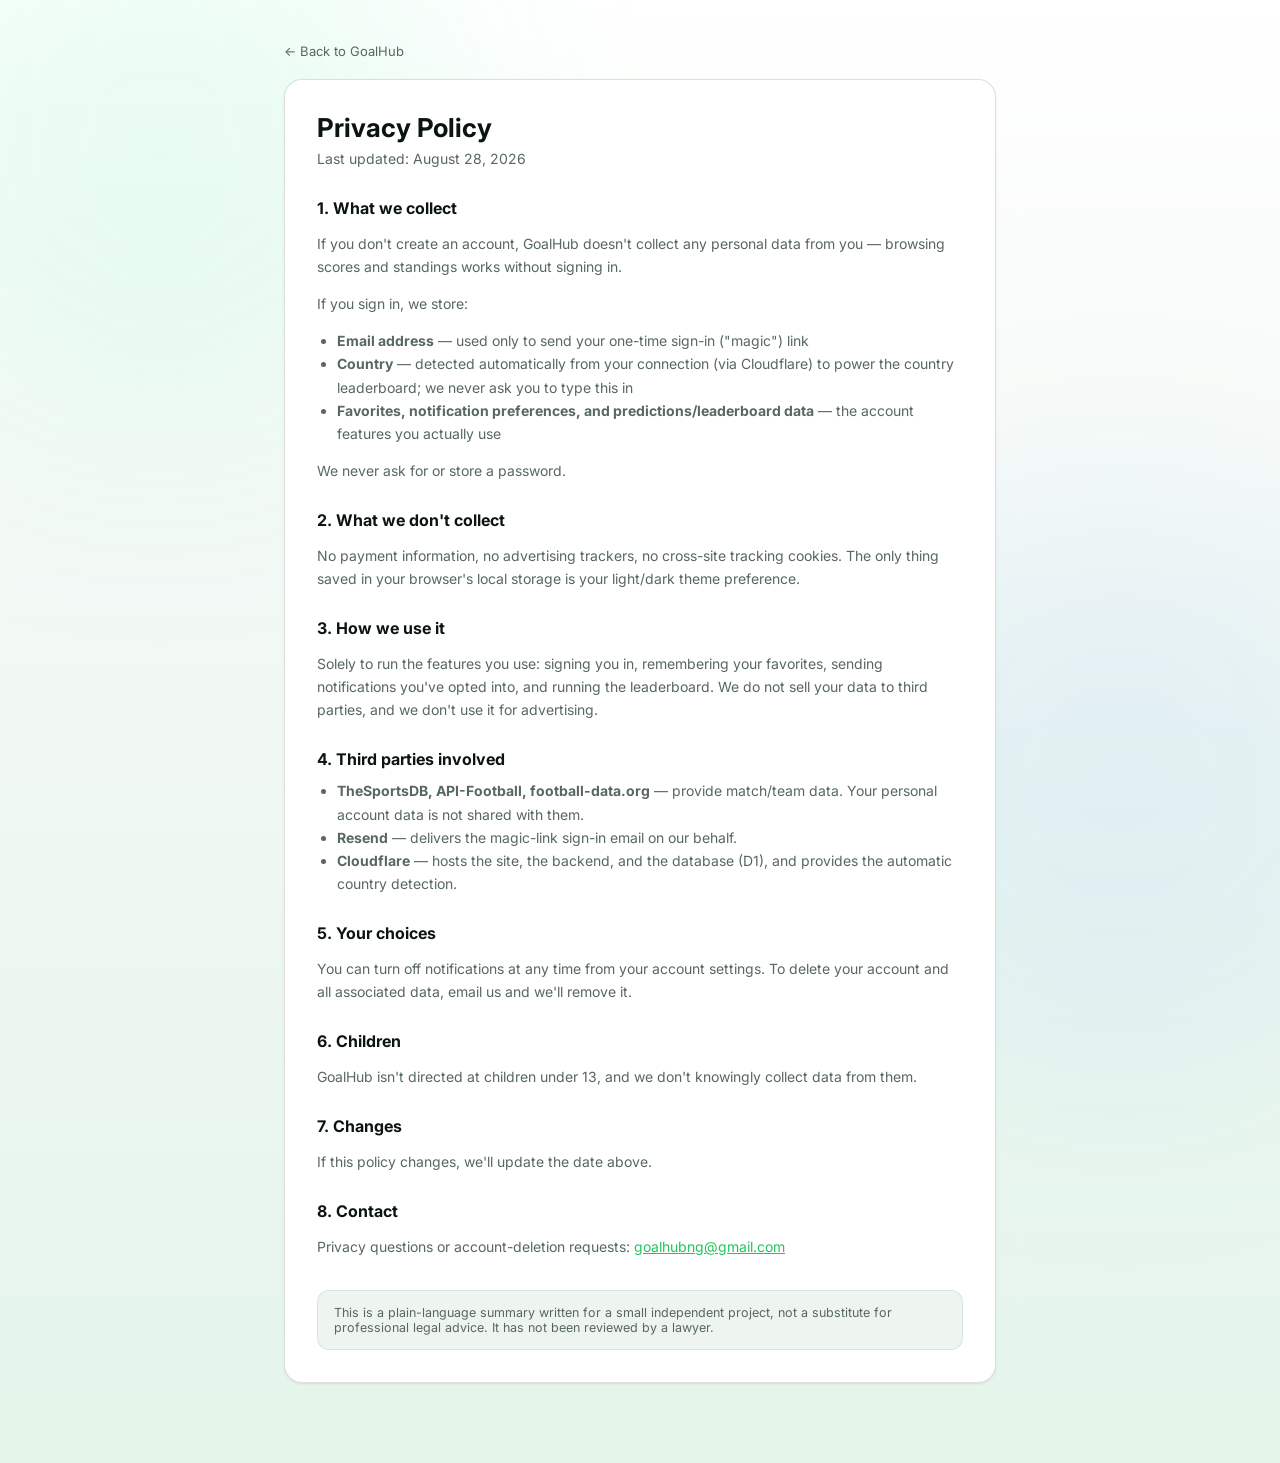
<file: privacy.html>
<!DOCTYPE html>
<html lang="en">
<head>
  <meta charset="UTF-8">
  <meta name="viewport" content="width=device-width, initial-scale=1.0">
  <title>Privacy Policy — GoalHub</title>
  <meta name="robots" content="noindex">
  <link rel="icon" type="image/svg+xml" href="data:image/svg+xml,%3Csvg xmlns='http://www.w3.org/2000/svg' viewBox='0 0 64 64'%3E%3Crect width='64' height='64' rx='16' fill='%23052e16'/%3E%3Crect x='2' y='2' width='60' height='60' rx='14' fill='none' stroke='%2322c55e' stroke-width='2'/%3E%3Ctext x='50%25' y='58%25' font-size='34' text-anchor='middle' dominant-baseline='middle'%3E%E2%9A%BD%3C/text%3E%3C/svg%3E">
  <link rel="preconnect" href="https://fonts.googleapis.com">
  <link rel="preconnect" href="https://fonts.gstatic.com" crossorigin>
  <link href="https://fonts.googleapis.com/css2?family=Inter:wght@400;500;600;700;800&display=swap" rel="stylesheet">
  <link rel="stylesheet" href="styles.css">
  <script>
    // Same rule as the main page: "auto" (default) follows the device's
    // light/dark setting, live; only an explicit Light/Dark pick saved by
    // the main page's toggle overrides it.
    (function () {
      function apply() {
        try {
          var mode = localStorage.getItem("goalhub_theme_mode") || "auto";
          var light = mode === "light" || (mode === "auto" && window.matchMedia("(prefers-color-scheme: light)").matches);
          if (light) document.documentElement.setAttribute("data-theme", "light");
          else document.documentElement.removeAttribute("data-theme");
        } catch (err) { /* default dark stays */ }
      }
      apply();
      // Held on window on purpose: a listener on a throwaway matchMedia()
      // object can be garbage-collected, silently ending live updates.
      try {
        window.__ghThemeQuery = window.matchMedia("(prefers-color-scheme: light)");
        window.__ghThemeQuery.addEventListener("change", apply);
      } catch (err) {}
      document.addEventListener("visibilitychange", function () { if (document.visibilityState === "visible") apply(); });
      window.addEventListener("pageshow", apply);
    })();
  </script>
</head>
<body>
  <div class="legal-page">
    <a href="/" class="legal-back-link">← Back to GoalHub</a>
    <div class="glass">
      <h1>Privacy Policy</h1>
      <p class="legal-updated">Last updated: August 28, 2026</p>

      <h2>1. What we collect</h2>
      <p>If you don't create an account, GoalHub doesn't collect any personal data from you — browsing scores and standings works without signing in.</p>
      <p>If you sign in, we store:</p>
      <ul>
        <li><strong>Email address</strong> — used only to send your one-time sign-in ("magic") link</li>
        <li><strong>Country</strong> — detected automatically from your connection (via Cloudflare) to power the country leaderboard; we never ask you to type this in</li>
        <li><strong>Favorites, notification preferences, and predictions/leaderboard data</strong> — the account features you actually use</li>
      </ul>
      <p>We never ask for or store a password.</p>

      <h2>2. What we don't collect</h2>
      <p>No payment information, no advertising trackers, no cross-site tracking cookies. The only thing saved in your browser's local storage is your light/dark theme preference.</p>

      <h2>3. How we use it</h2>
      <p>Solely to run the features you use: signing you in, remembering your favorites, sending notifications you've opted into, and running the leaderboard. We do not sell your data to third parties, and we don't use it for advertising.</p>

      <h2>4. Third parties involved</h2>
      <ul>
        <li><strong>TheSportsDB, API-Football, football-data.org</strong> — provide match/team data. Your personal account data is not shared with them.</li>
        <li><strong>Resend</strong> — delivers the magic-link sign-in email on our behalf.</li>
        <li><strong>Cloudflare</strong> — hosts the site, the backend, and the database (D1), and provides the automatic country detection.</li>
      </ul>

      <h2>5. Your choices</h2>
      <p>You can turn off notifications at any time from your account settings. To delete your account and all associated data, email us and we'll remove it.</p>

      <h2>6. Children</h2>
      <p>GoalHub isn't directed at children under 13, and we don't knowingly collect data from them.</p>

      <h2>7. Changes</h2>
      <p>If this policy changes, we'll update the date above.</p>

      <h2>8. Contact</h2>
      <p>Privacy questions or account-deletion requests: <a href="mailto:goalhubng@gmail.com" style="color:var(--accent)">goalhubng@gmail.com</a></p>

      <div class="legal-disclaimer">
        This is a plain-language summary written for a small independent project, not a substitute for professional legal advice. It has not been reviewed by a lawyer.
      </div>
    </div>
  </div>
</body>
</html>
</file>
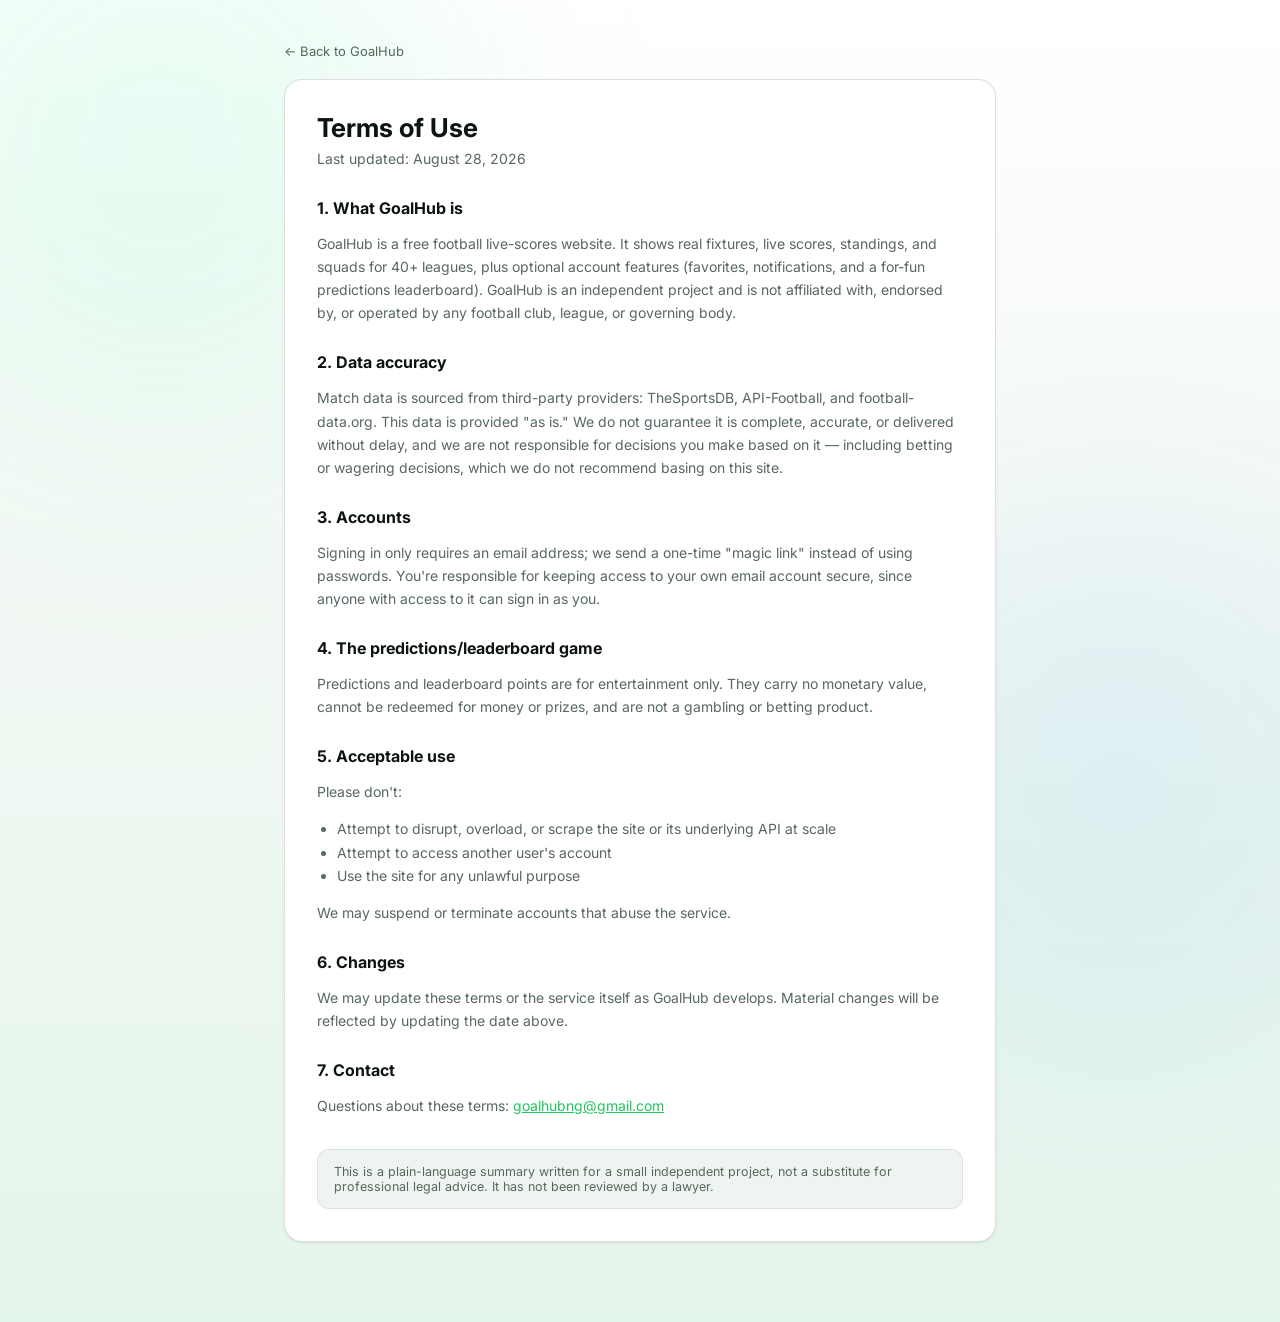
<file: terms.html>
<!DOCTYPE html>
<html lang="en">
<head>
  <meta charset="UTF-8">
  <meta name="viewport" content="width=device-width, initial-scale=1.0">
  <title>Terms of Use — GoalHub</title>
  <meta name="robots" content="noindex">
  <link rel="icon" type="image/svg+xml" href="data:image/svg+xml,%3Csvg xmlns='http://www.w3.org/2000/svg' viewBox='0 0 64 64'%3E%3Crect width='64' height='64' rx='16' fill='%23052e16'/%3E%3Crect x='2' y='2' width='60' height='60' rx='14' fill='none' stroke='%2322c55e' stroke-width='2'/%3E%3Ctext x='50%25' y='58%25' font-size='34' text-anchor='middle' dominant-baseline='middle'%3E%E2%9A%BD%3C/text%3E%3C/svg%3E">
  <link rel="preconnect" href="https://fonts.googleapis.com">
  <link rel="preconnect" href="https://fonts.gstatic.com" crossorigin>
  <link href="https://fonts.googleapis.com/css2?family=Inter:wght@400;500;600;700;800&display=swap" rel="stylesheet">
  <link rel="stylesheet" href="styles.css">
  <script>
    // Same rule as the main page: "auto" (default) follows the device's
    // light/dark setting, live; only an explicit Light/Dark pick saved by
    // the main page's toggle overrides it.
    (function () {
      function apply() {
        try {
          var mode = localStorage.getItem("goalhub_theme_mode") || "auto";
          var light = mode === "light" || (mode === "auto" && window.matchMedia("(prefers-color-scheme: light)").matches);
          if (light) document.documentElement.setAttribute("data-theme", "light");
          else document.documentElement.removeAttribute("data-theme");
        } catch (err) { /* default dark stays */ }
      }
      apply();
      // Held on window on purpose: a listener on a throwaway matchMedia()
      // object can be garbage-collected, silently ending live updates.
      try {
        window.__ghThemeQuery = window.matchMedia("(prefers-color-scheme: light)");
        window.__ghThemeQuery.addEventListener("change", apply);
      } catch (err) {}
      document.addEventListener("visibilitychange", function () { if (document.visibilityState === "visible") apply(); });
      window.addEventListener("pageshow", apply);
    })();
  </script>
</head>
<body>
  <div class="legal-page">
    <a href="/" class="legal-back-link">← Back to GoalHub</a>
    <div class="glass">
      <h1>Terms of Use</h1>
      <p class="legal-updated">Last updated: August 28, 2026</p>

      <h2>1. What GoalHub is</h2>
      <p>GoalHub is a free football live-scores website. It shows real fixtures, live scores, standings, and squads for 40+ leagues, plus optional account features (favorites, notifications, and a for-fun predictions leaderboard). GoalHub is an independent project and is not affiliated with, endorsed by, or operated by any football club, league, or governing body.</p>

      <h2>2. Data accuracy</h2>
      <p>Match data is sourced from third-party providers: TheSportsDB, API-Football, and football-data.org. This data is provided "as is." We do not guarantee it is complete, accurate, or delivered without delay, and we are not responsible for decisions you make based on it — including betting or wagering decisions, which we do not recommend basing on this site.</p>

      <h2>3. Accounts</h2>
      <p>Signing in only requires an email address; we send a one-time "magic link" instead of using passwords. You're responsible for keeping access to your own email account secure, since anyone with access to it can sign in as you.</p>

      <h2>4. The predictions/leaderboard game</h2>
      <p>Predictions and leaderboard points are for entertainment only. They carry no monetary value, cannot be redeemed for money or prizes, and are not a gambling or betting product.</p>

      <h2>5. Acceptable use</h2>
      <p>Please don't:</p>
      <ul>
        <li>Attempt to disrupt, overload, or scrape the site or its underlying API at scale</li>
        <li>Attempt to access another user's account</li>
        <li>Use the site for any unlawful purpose</li>
      </ul>
      <p>We may suspend or terminate accounts that abuse the service.</p>

      <h2>6. Changes</h2>
      <p>We may update these terms or the service itself as GoalHub develops. Material changes will be reflected by updating the date above.</p>

      <h2>7. Contact</h2>
      <p>Questions about these terms: <a href="mailto:goalhubng@gmail.com" style="color:var(--accent)">goalhubng@gmail.com</a></p>

      <div class="legal-disclaimer">
        This is a plain-language summary written for a small independent project, not a substitute for professional legal advice. It has not been reviewed by a lawyer.
      </div>
    </div>
  </div>
</body>
</html>
</file>
<file: styles.css>
:root {
  --bg: #06080b;
  --panel: rgba(24, 24, 27, 0.6);
  --panel-strong: rgba(39, 39, 42, 0.7);
  --border: rgba(63, 63, 70, 0.6);
  --border-soft: rgba(63, 63, 70, 0.35);
  --text: #f4f4f5;
  --text-dim: #8b96a3;
  --accent: #22c55e;
  --accent-dim: rgba(34, 197, 94, 0.14);
  --accent-glow: rgba(34, 197, 94, 0.35);
  --radius-lg: 18px;
  --radius-md: 12px;
  --radius-sm: 8px;
  --body-gradient: linear-gradient(180deg, #000000 0%, #18181b 45%, #052e16 100%);
  color-scheme: dark;
}

:root[data-theme="light"] {
  --bg: #f4f7f5;
  --panel: #ffffff;
  --panel-strong: #eef4f0;
  --border: rgba(11, 31, 22, 0.14);
  --border-soft: rgba(11, 31, 22, 0.08);
  --text: #0b1410;
  --text-dim: #57685f;
  --accent-dim: rgba(21, 128, 61, 0.12);
  --body-gradient: linear-gradient(180deg, #ffffff 0%, #f2f8f4 45%, #e4f5ea 100%);
  color-scheme: light;
}

/* Panels went from near-invisible tints to solid white cards — visible
   elevation needs a real shadow now, or they'd just look like flat page
   background with a hairline. Dark mode doesn't need this: its panels
   are already visually distinct via lighter fill + blur. */
:root[data-theme="light"] .glass {
  box-shadow: 0 1px 3px rgba(11, 31, 22, 0.06), 0 1px 2px rgba(11, 31, 22, 0.04);
}

* { box-sizing: border-box; }

html, body {
  margin: 0;
  padding: 0;
  min-height: 100%;
}

body {
  background: var(--body-gradient);
  color: var(--text);
  font-family: 'Inter', -apple-system, BlinkMacSystemFont, sans-serif;
  position: relative;
  overflow-x: hidden;
  transition: background .2s ease, color .2s ease;
}

/* Ambient background glow for glass panels to catch */
body::before,
body::after {
  content: "";
  position: fixed;
  width: 45vw;
  height: 45vw;
  border-radius: 50%;
  filter: blur(120px);
  z-index: -1;
  pointer-events: none;
}

body::before {
  top: -15%;
  left: -10%;
  background: rgba(0, 230, 118, 0.16);
}

body::after {
  bottom: -20%;
  right: -10%;
  background: rgba(0, 120, 255, 0.14);
}

:root[data-theme="light"] body::before { background: rgba(0, 230, 118, 0.08); }
:root[data-theme="light"] body::after { background: rgba(0, 120, 255, 0.06); }

::-webkit-scrollbar { width: 8px; height: 8px; }
::-webkit-scrollbar-thumb { background: rgba(255,255,255,0.15); border-radius: 8px; }
::-webkit-scrollbar-track { background: transparent; }

/* ---------- Header ---------- */

.site-header {
  position: sticky;
  top: 0;
  z-index: 50;
  display: flex;
  align-items: center;
  gap: 20px;
  padding: 16px 28px;
  background: rgba(10, 12, 16, 0.65);
  backdrop-filter: blur(18px);
  -webkit-backdrop-filter: blur(18px);
  border-bottom: 1px solid var(--border-soft);
  transition: background .25s ease, border-color .25s ease, box-shadow .25s ease;
}

.site-header.scrolled {
  background: rgba(6, 8, 11, 0.88);
  border-bottom-color: var(--border);
  box-shadow: 0 8px 30px rgba(0, 0, 0, 0.35);
}

/* The header was previously hardcoded dark unconditionally — fine in dark
   mode, but with no light-mode override it stayed dark-translucent over a
   white page, muddying both the header text and the ambient ombré glow
   bleeding through beneath it. Light mode needs its own light header. */
:root[data-theme="light"] .site-header {
  background: rgba(255, 255, 255, 0.78);
}

:root[data-theme="light"] .site-header.scrolled {
  background: rgba(255, 255, 255, 0.94);
  box-shadow: 0 8px 30px rgba(11, 31, 22, 0.08);
}

/* Fade-in-on-scroll, applied via IntersectionObserver in script.js */
.scroll-fade { opacity: 0; transform: translateY(18px); transition: opacity .6s ease, transform .6s ease; }
.scroll-fade.in-view { opacity: 1; transform: translateY(0); }

/* Reusable premium hover: lift + scale + a soft neon-green glow. Used on
   live match cards and other cards that should feel tappable/clickable. */
.hover-glow { transition: transform .2s ease, box-shadow .2s ease, border-color .2s ease; }
.hover-glow:hover {
  transform: scale(1.03);
  border-color: var(--accent);
  box-shadow: 0 0 0 1px var(--accent-glow), 0 12px 32px rgba(34, 197, 94, 0.18);
}

.brand {
  color: inherit;
  text-decoration: none;
  display: flex;
  align-items: center;
  gap: 10px;
  font-family: 'Inter', sans-serif;
  font-weight: 800;
  font-size: 22px;
  letter-spacing: -0.02em;
  white-space: nowrap;
}

.brand-badge {
  display: inline-flex;
  align-items: center;
  justify-content: center;
  width: 36px;
  height: 36px;
  border-radius: 10px;
  background: var(--accent-dim);
  border: 1px solid var(--border);
  font-size: 18px;
}

.brand .accent { color: var(--accent); }

.header-actions {
  display: flex;
  align-items: center;
  gap: 10px;
}

.theme-toggle-btn {
  width: 38px;
  height: 38px;
  border-radius: 50%;
  border: 1px solid var(--border);
  background: var(--panel);
  cursor: pointer;
  font-size: 16px;
  display: flex;
  align-items: center;
  justify-content: center;
  transition: background .15s ease, border-color .15s ease;
}

.theme-toggle-btn:hover { background: var(--accent-dim); border-color: var(--accent); }

/* ---------- Install app banner ---------- */

.install-banner {
  display: flex;
  align-items: center;
  justify-content: center;
  gap: 16px;
  flex-wrap: wrap;
  padding: 10px 20px;
  background: var(--accent-dim);
  border-bottom: 1px solid var(--border-soft);
  text-align: center;
}

.install-banner-text {
  font-size: 13px;
  color: var(--text);
  font-weight: 600;
}

.install-banner-actions {
  display: flex;
  align-items: center;
  gap: 10px;
}

.install-banner-btn {
  padding: 6px 16px;
  border-radius: 999px;
  background: var(--accent);
  border: none;
  color: #06180c;
  font-family: inherit;
  font-size: 13px;
  font-weight: 800;
  cursor: pointer;
  white-space: nowrap;
}

.install-banner-btn:hover { filter: brightness(1.08); }

.install-banner-dismiss {
  width: 24px;
  height: 24px;
  display: flex;
  align-items: center;
  justify-content: center;
  border-radius: 50%;
  background: none;
  border: none;
  color: var(--text-dim);
  font-size: 18px;
  line-height: 1;
  cursor: pointer;
}

.install-banner-dismiss:hover { color: var(--text); background: var(--panel-strong); }

.search-wrap {
  margin-left: auto;
  display: flex;
  align-items: center;
  gap: 8px;
  width: 320px;
  padding: 10px 16px;
  border-radius: 999px;
  background: var(--panel);
  border: 1px solid var(--border);
  transition: border-color .2s ease, background .2s ease;
}

.search-wrap:focus-within {
  border-color: var(--accent);
  background: var(--panel-strong);
}

.search-icon { font-size: 14px; opacity: 0.6; }

.auth-btn {
  padding: 10px 18px;
  border-radius: 999px;
  background: var(--panel);
  border: 1px solid var(--border);
  color: var(--text);
  font-family: inherit;
  font-size: 13px;
  font-weight: 700;
  cursor: pointer;
  white-space: nowrap;
  transition: background .15s ease, border-color .15s ease, color .15s ease;
}

.auth-btn:hover { background: var(--accent-dim); border-color: var(--accent); box-shadow: 0 0 0 1px var(--accent-glow), 0 4px 16px rgba(34, 197, 94, 0.2); }

.auth-btn.logged-in { color: var(--accent); border-color: var(--accent); }

.auth-modal-card { max-width: 360px; }

.auth-form-title { font-size: 18px; font-weight: 800; margin-bottom: 6px; }
.auth-form-sub { font-size: 13px; color: var(--text-dim); margin-bottom: 18px; }

.auth-email-input {
  width: 100%;
  padding: 12px 14px;
  border-radius: 8px;
  background: var(--panel);
  border: 1px solid var(--border);
  color: var(--text);
  font-family: inherit;
  font-size: 14px;
  margin-bottom: 12px;
}

.auth-email-input:focus { outline: none; border-color: var(--accent); }

.auth-submit-btn {
  width: 100%;
  padding: 12px;
  border-radius: 8px;
  background: var(--accent);
  border: none;
  color: #04140c;
  font-family: inherit;
  font-size: 14px;
  font-weight: 800;
  cursor: pointer;
}

.auth-submit-btn:hover { opacity: 0.9; }
.auth-submit-btn:disabled { opacity: 0.6; cursor: default; }

.auth-status-msg { font-size: 13px; color: var(--text-dim); margin-top: 14px; line-height: 1.5; }

/* ---------- Predictions ---------- */

.predict-form { text-align: center; padding: 10px 0; }

.predict-form-teams {
  display: flex;
  align-items: center;
  justify-content: center;
  gap: 12px;
  font-size: 14px;
  font-weight: 700;
  margin-bottom: 20px;
  flex-wrap: wrap;
}

.predict-score-input {
  width: 52px;
  padding: 8px;
  text-align: center;
  font-size: 18px;
  font-weight: 800;
  border-radius: 8px;
  background: var(--panel);
  border: 1px solid var(--border);
  color: var(--text);
  font-family: inherit;
}

.predict-score-input:focus { outline: none; border-color: var(--accent); }
.predict-vs { color: var(--text-dim); }

.predict-result { text-align: center; padding: 20px 0; }
.predict-result-label { font-size: 12px; color: var(--text-dim); text-transform: uppercase; letter-spacing: .5px; margin-bottom: 8px; }
.predict-result-score { font-size: 18px; font-weight: 800; margin-bottom: 10px; }
.predict-result-points { color: var(--accent); font-weight: 700; font-size: 14px; }
.predict-result-pending { color: var(--text-dim); font-size: 13px; }

/* ---------- Leaderboard ---------- */

.leaderboard-me-banner {
  padding: 12px 16px;
  margin-bottom: 14px;
  background: var(--accent-dim);
  border: 1px solid var(--accent);
  border-radius: var(--radius-md);
  font-size: 14px;
  font-weight: 700;
  color: var(--accent);
}

.leaderboard-list { display: flex; flex-direction: column; gap: 8px; }

.leaderboard-row {
  display: flex;
  align-items: center;
  gap: 14px;
  padding: 12px 16px;
  background: var(--panel);
  border: 1px solid var(--border-soft);
  border-radius: var(--radius-md);
}

.leaderboard-row.leaderboard-top3 { border-color: var(--accent); background: var(--accent-dim); }

.leaderboard-rank { font-weight: 800; width: 24px; color: var(--text-dim); }
.leaderboard-top3 .leaderboard-rank { color: var(--accent); }
.leaderboard-email { flex: 1; font-weight: 600; font-size: 14px; overflow: hidden; text-overflow: ellipsis; white-space: nowrap; }
.leaderboard-preds { font-size: 12px; color: var(--text-dim); }
.leaderboard-points { font-weight: 800; color: var(--accent); font-size: 15px; }
.predict-my-teams { flex: 1; font-size: 14px; }
.predict-my-teams strong { color: var(--accent); margin: 0 6px; }
.auth-status-msg a { color: var(--accent); word-break: break-all; }

.auth-account-email { font-size: 15px; font-weight: 700; margin-bottom: 20px; word-break: break-all; }

.auth-logout-btn {
  width: 100%;
  padding: 12px;
  border-radius: 8px;
  background: var(--panel-strong);
  border: 1px solid var(--border);
  color: var(--text);
  font-family: inherit;
  font-size: 14px;
  font-weight: 700;
  cursor: pointer;
}

.auth-logout-btn:hover { border-color: var(--accent); color: var(--accent); }

.search-wrap input {
  flex: 1;
  border: none;
  outline: none;
  background: transparent;
  color: var(--text);
  font-family: inherit;
  font-size: 14px;
}

.search-wrap input::placeholder { color: var(--text-dim); }

/* ---------- Layout ---------- */

:root {
  --live: #ff4d6a;
  --row-hover: rgba(34, 197, 94, 0.07);
}

.main-layout {
  display: grid;
  grid-template-columns: minmax(0, 1fr);
  gap: 14px;
  padding: 16px 16px 60px;
  max-width: 1240px;
  margin: 0 auto;
  align-items: start;
}

.glass {
  background: var(--panel);
  border: 1px solid var(--border);
  border-radius: var(--radius-lg);
  backdrop-filter: blur(14px);
  -webkit-backdrop-filter: blur(14px);
  padding: 18px;
}

.content { min-width: 0; }

h3 {
  display: flex;
  align-items: center;
  gap: 8px;
  color: var(--text-dim);
  font-size: 11px;
  font-weight: 800;
  letter-spacing: 0.1em;
  text-transform: uppercase;
  margin: 0 4px 10px;
}

.rail-card {
  background: var(--panel);
  border: 1px solid var(--border-soft);
  border-radius: var(--radius-md);
  padding: 14px;
  margin-bottom: 14px;
}

.rail-card h3 { margin-left: 0; }
.rail-card h3 .live-dot { width: 7px; height: 7px; border-radius: 50%; background: var(--live); animation: live-pulse 1.4s ease-in-out infinite; }

@keyframes live-pulse {
  0%, 100% { opacity: 1; }
  50% { opacity: 0.35; }
}

.rail-empty { font-size: 13px; color: var(--text-dim); padding: 6px 2px; }

/* ---------- Header extras ---------- */

.live-pill {
  display: inline-flex;
  align-items: center;
  gap: 7px;
  height: 38px;
  padding: 0 14px;
  border-radius: 999px;
  border: 1px solid var(--border);
  background: var(--panel);
  color: var(--text);
  font-family: inherit;
  font-size: 12px;
  font-weight: 800;
  letter-spacing: 0.06em;
  cursor: pointer;
  transition: border-color .15s ease, background .15s ease, color .15s ease;
}

.live-pill:hover { border-color: var(--live); }
.live-pill .live-dot { width: 7px; height: 7px; border-radius: 50%; background: var(--live); animation: live-pulse 1.4s ease-in-out infinite; }
.live-pill.active { border-color: var(--live); color: var(--live); background: rgba(255, 77, 106, 0.1); }
.live-pill-count:not(:empty) {
  min-width: 18px;
  padding: 1px 6px;
  border-radius: 999px;
  background: var(--live);
  color: #fff;
  font-size: 11px;
  text-align: center;
}

/* ---------- League rail (left) ---------- */

.sidebar { min-width: 0; }

.comp-item {
  display: flex;
  align-items: center;
  gap: 10px;
  padding: 9px 10px;
  border-radius: var(--radius-sm);
  font-size: 13px;
  font-weight: 600;
  color: var(--text-dim);
  cursor: pointer;
  transition: background .15s ease, color .15s ease;
}

.comp-item:hover { background: var(--row-hover); color: var(--text); }

.comp-item.active {
  background: var(--accent-dim);
  color: var(--text);
  font-weight: 700;
  box-shadow: inset 3px 0 0 var(--accent);
}

.comp-item img {
  width: 20px;
  height: 20px;
  object-fit: contain;
  border-radius: 4px;
  flex: 0 0 auto;
}

.comp-name { flex: 1; min-width: 0; overflow: hidden; text-overflow: ellipsis; white-space: nowrap; }

.comp-count {
  font-size: 11px;
  font-weight: 700;
  color: var(--text-dim);
  background: var(--panel-strong);
  border-radius: 999px;
  padding: 1px 7px;
}

/* ---------- Section tabs (Matches / Teams / …) ---------- */

.view-toggle {
  display: flex;
  gap: 4px;
  overflow-x: auto;
  padding: 4px;
  margin-bottom: 12px;
  background: var(--panel-strong);
  border: 1px solid var(--border-soft);
  border-radius: 16px;
  scrollbar-width: none;
}

.view-toggle::-webkit-scrollbar { display: none; }

.view-toggle-btn {
  flex: 1 0 auto;
  display: inline-flex;
  align-items: center;
  justify-content: center;
  gap: 7px;
  padding: 9px 14px;
  border: none;
  border-radius: 12px;
  background: none;
  color: var(--text-dim);
  font-family: inherit;
  font-size: 13px;
  font-weight: 700;
  cursor: pointer;
  white-space: nowrap;
  -webkit-tap-highlight-color: transparent;
  transition: background .18s ease, color .18s ease, box-shadow .18s ease;
}

.vt-icon { width: 17px; height: 17px; flex: 0 0 auto; }

.view-toggle-btn:hover { color: var(--text); }

.view-toggle-btn.active {
  background: var(--panel);
  color: var(--accent);
  box-shadow: 0 1px 3px rgba(0, 0, 0, 0.25), inset 0 0 0 1px var(--accent-dim);
}

:root[data-theme="light"] .view-toggle-btn.active { box-shadow: 0 1px 3px rgba(11, 31, 22, 0.14); }

/* Day strip only makes sense for the match list; the league rail too. */
body[data-view]:not([data-view="matches"]) .day-strip,
body[data-view]:not([data-view="matches"]) .sidebar { display: none; }

/* ---------- Day strip ---------- */

.day-strip {
  display: flex;
  align-items: stretch;
  gap: 6px;
  margin-bottom: 12px;
}

.day-chips {
  flex: 1;
  min-width: 0;
  display: flex;
  gap: 6px;
  overflow-x: auto;
  scroll-snap-type: x proximity;
  scrollbar-width: none;
  -webkit-mask-image: linear-gradient(to right, transparent 0, #000 14px, #000 calc(100% - 14px), transparent 100%);
  mask-image: linear-gradient(to right, transparent 0, #000 14px, #000 calc(100% - 14px), transparent 100%);
}

.day-chips::-webkit-scrollbar { display: none; }

.day-chip {
  flex: 0 0 58px;
  scroll-snap-align: center;
  display: flex;
  flex-direction: column;
  align-items: center;
  gap: 1px;
  padding: 8px 4px 7px;
  border-radius: 14px;
  border: 1px solid var(--border-soft);
  background: var(--panel);
  color: var(--text-dim);
  font-family: inherit;
  cursor: pointer;
  -webkit-tap-highlight-color: transparent;
  transition: background .18s ease, border-color .18s ease, color .18s ease, transform .12s ease;
}

.day-chip:hover { border-color: var(--accent); }
.day-chip:active { transform: scale(0.95); }

.day-chip-week { font-size: 10px; font-weight: 800; letter-spacing: 0.06em; text-transform: uppercase; }
.day-chip-num { font-size: 20px; font-weight: 800; line-height: 1.15; color: var(--text); font-variant-numeric: tabular-nums; }
.day-chip-month { font-size: 10px; font-weight: 700; text-transform: uppercase; letter-spacing: 0.05em; }

/* Today is marked even when another day is selected. */
.day-chip.is-today .day-chip-week { color: var(--accent); }
.day-chip.is-today:not(.active) { border-color: var(--accent); }

.day-chip.active {
  background: var(--accent);
  border-color: var(--accent);
  box-shadow: 0 6px 16px var(--accent-glow);
}

.day-chip.active .day-chip-week,
.day-chip.active .day-chip-num,
.day-chip.active .day-chip-month { color: #04130a; }

.day-arrow,
.day-calendar {
  flex: 0 0 auto;
  display: flex;
  align-items: center;
  justify-content: center;
  width: 38px;
  border-radius: 14px;
  border: 1px solid var(--border-soft);
  background: var(--panel);
  color: var(--text);
  cursor: pointer;
  position: relative;
  -webkit-tap-highlight-color: transparent;
  transition: border-color .15s ease, background .15s ease, color .15s ease;
}

.day-arrow svg,
.day-calendar svg { width: 18px; height: 18px; }

.day-arrow:hover,
.day-calendar:hover { border-color: var(--accent); background: var(--accent-dim); color: var(--accent); }

.day-calendar input {
  position: absolute;
  inset: 0;
  width: 100%;
  height: 100%;
  opacity: 0;
  cursor: pointer;
  border: 0;
  padding: 0;
}

/* ---------- All Teams view ---------- */

.team-view-controls { margin-bottom: 14px; }

.league-filter-select {
  width: 100%;
  padding: 9px 12px;
  border-radius: 8px;
  border: 1px solid var(--border);
  background: var(--panel-strong);
  color: var(--text);
  font-size: 13px;
  font-weight: 600;
  cursor: pointer;
}

.team-grid {
  display: grid;
  grid-template-columns: repeat(auto-fill, minmax(160px, 1fr));
  gap: 8px;
}

.team-list-row {
  display: flex;
  align-items: center;
  gap: 10px;
  padding: 10px 12px;
  border-radius: 8px;
  background: var(--panel);
  border: 1px solid var(--border-soft);
  cursor: pointer;
  font-size: 13px;
  font-weight: 600;
  transition: background .15s ease, border-color .15s ease;
}

.team-list-row:hover { background: var(--accent-dim); border-color: var(--accent); }

.team-list-row img {
  width: 24px;
  height: 24px;
  object-fit: contain;
  border-radius: 4px;
  flex-shrink: 0;
}

.team-list-row span:not(.team-fav-star) {
  flex: 1;
  min-width: 0;
  overflow: hidden;
  text-overflow: ellipsis;
  white-space: nowrap;
}

.team-fav-star { flex-shrink: 0; }

/* ---------- Team stats grid ---------- */

.team-stats-grid {
  display: grid;
  grid-template-columns: repeat(auto-fit, minmax(90px, 1fr));
  gap: 10px;
}

.team-stat-cell {
  display: flex;
  flex-direction: column;
  align-items: center;
  gap: 4px;
  padding: 14px 8px;
  border-radius: 10px;
  background: var(--panel);
  border: 1px solid var(--border-soft);
}

.team-stat-value { font-size: 20px; font-weight: 800; color: var(--text); }
.team-stat-label { font-size: 11px; color: var(--text-dim); text-transform: uppercase; letter-spacing: .3px; }

.lineup-meta { font-size: 10px; color: var(--text-dim); flex-shrink: 0; margin-right: 8px; white-space: nowrap; }

/* ---------- Matches ---------- */

.status-filter-bar {
  display: flex;
  gap: 8px;
  margin-bottom: 12px;
  overflow-x: auto;
  padding-bottom: 2px;
  scrollbar-width: none;
}

.status-filter-bar::-webkit-scrollbar { display: none; }

.status-filter-btn {
  flex: 0 0 auto;
  display: flex;
  align-items: center;
  gap: 6px;
  background: var(--panel);
  border: 1px solid var(--border-soft);
  color: var(--text-dim);
  font-family: inherit;
  font-size: 12px;
  font-weight: 700;
  padding: 7px 13px;
  border-radius: 999px;
  cursor: pointer;
  transition: background .15s ease, color .15s ease, border-color .15s ease;
  white-space: nowrap;
}

.status-filter-btn:hover { color: var(--text); border-color: var(--border); }

.status-filter-btn.active {
  background: var(--accent-dim);
  border-color: var(--accent);
  color: var(--accent);
}

.status-count {
  font-size: 11px;
  font-weight: 800;
  opacity: 0.75;
}

.status-filter-live .live-dot {
  width: 6px;
  height: 6px;
  border-radius: 50%;
  background: var(--live);
  display: inline-block;
}

.status-filter-live.active { border-color: var(--live); color: var(--live); background: rgba(255, 77, 106, 0.1); }

/* One card per league: a header bar, then compact match rows separated by
   hairlines — dense like a scoreboard, not a stack of separate tiles. */
.league-group {
  margin-bottom: 12px;
  background: var(--panel);
  border: 1px solid var(--border-soft);
  border-radius: var(--radius-md);
  overflow: hidden;
}

.league-title {
  display: flex;
  align-items: center;
  gap: 10px;
  padding: 9px 12px;
  font-size: 13px;
  font-weight: 700;
  color: var(--text);
  background: var(--panel-strong);
  border-bottom: 1px solid var(--border-soft);
}

.league-title img {
  width: 22px;
  height: 22px;
  object-fit: contain;
  border-radius: 4px;
}

.league-title-text {
  display: flex;
  flex-direction: column;
  gap: 1px;
  min-width: 0;
}

.league-name { line-height: 1.2; }

.league-country {
  font-size: 11px;
  font-weight: 600;
  color: var(--text-dim);
}

.league-country:empty { display: none; }

.league-table-link {
  margin-left: auto;
  font-size: 11px;
  font-weight: 700;
  color: var(--text-dim);
  cursor: pointer;
  padding: 4px 8px;
  border-radius: 999px;
  transition: background .15s ease, color .15s ease;
  white-space: nowrap;
}

.league-table-link:hover { background: var(--accent-dim); color: var(--accent); }

.match-row {
  display: grid;
  grid-template-columns: 54px minmax(0, 1fr) 26px 38px;
  align-items: center;
  gap: 8px;
  padding: 10px 12px;
  border-top: 1px solid var(--border-soft);
  cursor: pointer;
  transition: background .15s ease;
}

.league-title + .match-row { border-top: none; }
.match-row:hover { background: var(--row-hover); }

.mr-time {
  display: flex;
  flex-direction: column;
  gap: 3px;
  font-size: 12px;
  font-weight: 700;
  color: var(--text-dim);
}

.mr-note {
  font-size: 9px;
  font-weight: 800;
  letter-spacing: 0.05em;
  text-transform: uppercase;
  color: var(--text-dim);
}

.match-row.is-live .mr-clock { color: var(--live); animation: live-pulse 1.4s ease-in-out infinite; }
.match-row.is-live .mr-score { color: var(--live); }
.match-row.is-finished .mr-clock { color: var(--text-dim); }

.mr-teams {
  display: flex;
  flex-direction: column;
  gap: 7px;
  min-width: 0;
}

.match-team {
  display: flex;
  align-items: center;
  gap: 9px;
  min-width: 0;
  font-size: 14px;
  font-weight: 500;
  cursor: pointer;
  border-radius: var(--radius-sm);
  transition: color .15s ease;
}

.match-team:hover { color: var(--accent); }

.match-team span { overflow: hidden; text-overflow: ellipsis; white-space: nowrap; }

.match-team img {
  flex: 0 0 auto;
  width: 22px;
  height: 22px;
  object-fit: contain;
  border-radius: 4px;
}

.mr-scores {
  display: flex;
  flex-direction: column;
  gap: 7px;
  text-align: right;
}

.mr-score {
  min-height: 22px;
  line-height: 22px;
  font-size: 15px;
  font-weight: 600;
  font-variant-numeric: tabular-nums;
}

.mr-score.lead { font-weight: 800; }

.match-row-actions {
  display: flex;
  flex-direction: column;
  align-items: center;
  gap: 6px;
}

.fav-star {
  font-size: 16px;
  color: var(--text-dim);
  cursor: pointer;
  text-align: center;
  transition: color .15s ease, transform .15s ease;
}

.fav-star:hover { color: var(--accent); transform: scale(1.2); }
.fav-star.favorited { color: var(--accent); }

.share-btn {
  font-size: 12px;
  cursor: pointer;
  opacity: 0.55;
  transition: opacity .15s ease, transform .15s ease;
}

.share-btn:hover { opacity: 1; transform: scale(1.15); }

/* Shown when a live fetch fails and we're replaying real, previously-cached
   results instead of an empty state — amber so it reads clearly as "stale",
   never mistaken for a normal informational banner. */
.cache-banner {
  font-size: 13px;
  color: #eab308;
  background: rgba(234, 179, 8, 0.1);
  border: 1px solid rgba(234, 179, 8, 0.3);
  border-radius: var(--radius-md);
  padding: 10px 14px;
  margin-bottom: 12px;
}

.cache-banner .retry-link { color: #eab308; }

.no-results {
  padding: 40px 10px;
  text-align: center;
  color: var(--text-dim);
  font-size: 14px;
}

.retry-link {
  color: var(--accent);
  font-weight: 700;
  cursor: pointer;
  text-decoration: underline;
}

/* ---------- Live now (right rail) ---------- */

.live-mini {
  position: relative;
  padding: 10px 28px 10px 10px;
  margin-bottom: 8px;
  border-radius: var(--radius-sm);
  border: 1px solid var(--border-soft);
  background: var(--panel-strong);
  cursor: pointer;
  transition: border-color .15s ease;
}

.live-mini:hover { border-color: var(--accent); }

.live-mini-top {
  display: flex;
  justify-content: space-between;
  gap: 8px;
  margin-bottom: 6px;
  font-size: 11px;
  font-weight: 700;
  color: var(--text-dim);
}

.live-mini-league { overflow: hidden; text-overflow: ellipsis; white-space: nowrap; }
.live-mini-minute { color: var(--live); flex: 0 0 auto; }

.live-mini-row {
  display: flex;
  align-items: center;
  gap: 8px;
  font-size: 13px;
  font-weight: 600;
  margin-top: 4px;
}

.live-mini-row img { width: 18px; height: 18px; object-fit: contain; border-radius: 3px; flex: 0 0 auto; }
.live-mini-name { flex: 1; min-width: 0; overflow: hidden; text-overflow: ellipsis; white-space: nowrap; }
.live-mini-score { font-weight: 800; font-variant-numeric: tabular-nums; }

.live-mini .notify-bell { position: absolute; top: 8px; right: 8px; font-size: 13px; cursor: pointer; }

/* ---------- Featured ---------- */

.featured-card {
  border-radius: var(--radius-lg);
  padding: 22px 18px 24px;
  text-align: center;
  background: linear-gradient(160deg, rgba(0, 230, 118, 0.12), rgba(255, 255, 255, 0.02));
  border: 1px solid var(--border);
  position: relative;
  overflow: hidden;
}

.featured-tag {
  display: inline-flex;
  align-items: center;
  gap: 6px;
  padding: 5px 12px;
  border-radius: 999px;
  background: var(--accent-dim);
  border: 1px solid rgba(0, 230, 118, 0.35);
  color: var(--accent);
  font-size: 11px;
  font-weight: 700;
  letter-spacing: 0.06em;
  text-transform: uppercase;
  margin-bottom: 18px;
}

.featured-tag .dot {
  width: 6px;
  height: 6px;
  border-radius: 50%;
  background: var(--accent);
  box-shadow: 0 0 0 0 var(--accent-glow);
  animation: pulse 1.8s infinite;
}

@keyframes pulse {
  0% { box-shadow: 0 0 0 0 var(--accent-glow); }
  70% { box-shadow: 0 0 0 8px rgba(0, 230, 118, 0); }
  100% { box-shadow: 0 0 0 0 rgba(0, 230, 118, 0); }
}

.featured-teams {
  display: flex;
  align-items: center;
  justify-content: center;
  gap: 16px;
  margin-bottom: 16px;
}

.featured-team {
  display: flex;
  flex-direction: column;
  align-items: center;
  gap: 10px;
  width: 100px;
  cursor: pointer;
  border-radius: var(--radius-md);
  padding: 6px;
  transition: background .15s ease;
}

.featured-team:hover { background: var(--accent-dim); }

.featured-team img {
  width: 56px;
  height: 56px;
  object-fit: contain;
  padding: 8px;
  background: rgba(255, 255, 255, 0.06);
  border-radius: 50%;
  border: 1px solid var(--border);
}

.featured-team span {
  font-size: 13px;
  font-weight: 600;
  line-height: 1.2;
}

.featured-vs {
  font-size: 20px;
  font-weight: 800;
  color: var(--text-dim);
}

.featured-meta {
  font-size: 12px;
  color: var(--text-dim);
  display: flex;
  align-items: center;
  justify-content: center;
  gap: 8px;
}

.featured-meta img {
  width: 16px;
  height: 16px;
  object-fit: contain;
  border-radius: 4px;
}

.featured-meta strong { color: var(--text); font-weight: 700; }

.featured-narrative {
  margin-top: 10px;
  padding-top: 10px;
  border-top: 1px solid var(--border-soft);
  font-size: 13px;
  font-weight: 600;
  color: var(--text);
  text-align: center;
  line-height: 1.4;
}

/* ---------- Responsive ---------- */

/* Desktop: league rail | matches | live + featured. */
@media (min-width: 1000px) {
  .main-layout { grid-template-columns: 232px minmax(0, 1fr) 300px; }
  .sidebar, .rightbar { position: sticky; top: 84px; max-height: calc(100vh - 100px); overflow-y: auto; }
}

/* Tablet: the league rail becomes a scrolling row above the list. */
@media (min-width: 700px) and (max-width: 999.98px) {
  .main-layout {
    grid-template-columns: minmax(0, 1fr) 260px;
    grid-template-areas:
      "sidebar sidebar"
      "content rightbar";
  }
  .sidebar { grid-area: sidebar; }
  .content { grid-area: content; }
  .rightbar { grid-area: rightbar; }
  .sidebar h3 { display: none; }
  .sidebar #competitions { display: flex; gap: 8px; overflow-x: auto; padding-bottom: 4px; scrollbar-width: none; }
  .comp-item { flex: 0 0 auto; border: 1px solid var(--border-soft); background: var(--panel); }
}

/* ---------- Mobile bottom nav — base (hidden) styles; the ≤699.98px media
   query below flips display to flex. Defined here, before that media
   query, so its "display: flex" wins the cascade tie-break on mobile
   instead of being overridden by a same-specificity rule later in the
   file. ---------- */

.mobile-bottom-nav {
  display: none;
  position: fixed;
  left: 10px;
  right: 10px;
  bottom: calc(10px + env(safe-area-inset-bottom, 0px));
  z-index: 60;
  justify-content: space-between;
  align-items: stretch;
  gap: 4px;
  padding: 6px;
  background: rgba(16, 19, 24, 0.82);
  backdrop-filter: blur(22px) saturate(1.4);
  -webkit-backdrop-filter: blur(22px) saturate(1.4);
  border: 1px solid var(--border);
  border-radius: 24px;
  box-shadow: 0 10px 34px rgba(0, 0, 0, 0.45);
}

:root[data-theme="light"] .mobile-bottom-nav {
  background: rgba(255, 255, 255, 0.86);
  box-shadow: 0 10px 30px rgba(11, 31, 22, 0.14);
}

.mobile-nav-btn {
  position: relative;
  flex: 1 1 0;
  display: flex;
  flex-direction: column;
  align-items: center;
  justify-content: center;
  gap: 3px;
  padding: 7px 2px 6px;
  background: none;
  border: none;
  border-radius: 18px;
  color: var(--text-dim);
  font-family: inherit;
  font-size: 11px;
  font-weight: 700;
  cursor: pointer;
  -webkit-tap-highlight-color: transparent;
  transition: background .2s ease, color .2s ease, transform .12s ease;
}

.mobile-nav-btn:active { transform: scale(0.94); }

.mobile-nav-btn.active {
  color: var(--accent);
  background: var(--accent-dim);
}

.mobile-nav-btn.active .mobile-nav-svg { transform: translateY(-1px) scale(1.08); }

/* the Live tab reads red when it is the active one */
.mobile-nav-btn[data-nav="live"].active { color: var(--live); background: rgba(255, 77, 106, 0.12); }

.mobile-nav-icon {
  position: relative;
  display: flex;
  width: 24px;
  height: 24px;
}

.mobile-nav-svg {
  width: 24px;
  height: 24px;
  transition: transform .2s ease;
}

.mobile-nav-label { line-height: 1; letter-spacing: 0.01em; }

.mobile-nav-badge {
  position: absolute;
  top: -5px;
  right: -9px;
  min-width: 16px;
  height: 16px;
  padding: 0 4px;
  border-radius: 999px;
  background: var(--live);
  color: #fff;
  font-size: 10px;
  font-weight: 800;
  line-height: 16px;
  text-align: center;
  box-shadow: 0 0 0 2px var(--bg);
  animation: live-pulse 1.4s ease-in-out infinite;
}

.mobile-nav-badge[hidden] { display: none; }

@media (max-width: 699.98px) {
  .site-header { padding: 10px 14px; gap: 10px; flex-wrap: wrap; }
  .brand-name { font-size: 18px; }
  .brand-badge { width: 32px; height: 32px; }
  .search-wrap { width: 100%; order: 3; margin-left: 0; padding: 9px 14px; }
  .header-actions { order: 2; margin-left: auto; gap: 8px; }
  .live-pill { height: 34px; padding: 0 11px; }
  .theme-toggle-btn { width: 34px; height: 34px; }

  .main-layout { padding: 12px 12px 50px; gap: 10px; }

  /* On a phone the league headers in the list already group the matches
     (African leagues first) and the search box finds a league by name, so
     the chip row is dropped to keep the matches high on the screen. */
  .sidebar { display: none; }

  .install-banner { justify-content: space-between; gap: 10px; padding: 8px 12px; text-align: left; flex-wrap: nowrap; }
  .install-banner-text { font-size: 12px; }

  .rightbar { display: none; }

  .match-row { grid-template-columns: 46px minmax(0, 1fr) 22px 30px; gap: 6px; padding: 10px; }
  .match-team span { font-size: 13px; }
  .day-arrow { display: none; }
  .day-chip { flex-basis: 56px; }
  .view-toggle-btn { padding: 9px 12px; }
  /* Hint that the tab row scrolls sideways: fade the right edge. */
  .view-toggle {
    -webkit-mask-image: linear-gradient(to right, #000 calc(100% - 26px), transparent 100%);
    mask-image: linear-gradient(to right, #000 calc(100% - 26px), transparent 100%);
    padding-right: 22px;
  }

  .team-grid { grid-template-columns: repeat(2, 1fr); }
  .team-list-row { padding: 8px 10px; font-size: 12px; }

  body { padding-bottom: 96px; } /* clears the floating mobile-bottom-nav */
  .mobile-bottom-nav { display: flex; }
}

/* ---------- Team detail modal ---------- */

.team-modal {
  display: none;
  position: fixed;
  inset: 0;
  z-index: 100;
  align-items: center;
  justify-content: center;
  padding: 20px;
}

.team-modal.open { display: flex; }

.team-modal-backdrop {
  position: absolute;
  inset: 0;
  background: rgba(3, 5, 7, 0.72);
  backdrop-filter: blur(6px);
  -webkit-backdrop-filter: blur(6px);
}

.team-modal-card {
  position: relative;
  width: 100%;
  max-width: 440px;
  max-height: 85vh;
  overflow-y: auto;
  padding: 24px;
  animation: modal-in .18s ease;
}

@keyframes modal-in {
  from { opacity: 0; transform: translateY(8px) scale(0.98); }
  to { opacity: 1; transform: translateY(0) scale(1); }
}

.team-modal-close {
  position: absolute;
  top: 14px;
  right: 14px;
  width: 32px;
  height: 32px;
  border-radius: 50%;
  border: 1px solid var(--border);
  background: var(--panel-strong);
  color: var(--text);
  font-size: 18px;
  line-height: 1;
  cursor: pointer;
  transition: background .15s ease, border-color .15s ease;
}

.team-modal-close:hover { background: var(--accent-dim); border-color: var(--accent); }

.team-modal-header {
  display: flex;
  align-items: center;
  gap: 14px;
  margin-bottom: 22px;
  padding-right: 30px;
}

.team-modal-badge {
  width: 52px;
  height: 52px;
  object-fit: contain;
  padding: 8px;
  background: rgba(255, 255, 255, 0.06);
  border-radius: 50%;
  border: 1px solid var(--border);
}

.team-modal-header h2 {
  margin: 0 0 4px;
  font-size: 19px;
  font-weight: 800;
}

.team-modal-league {
  display: flex;
  align-items: center;
  gap: 6px;
  font-size: 12px;
  color: var(--text-dim);
  font-weight: 600;
}

.team-modal-league img { width: 16px; height: 16px; object-fit: contain; border-radius: 4px; }

.team-modal-section-title {
  font-size: 11px;
  font-weight: 700;
  letter-spacing: 0.08em;
  text-transform: uppercase;
  color: var(--text-dim);
  margin: 20px 0 10px;
}

.team-fixture-card {
  display: flex;
  align-items: center;
  justify-content: space-between;
  gap: 10px;
  background: var(--panel);
  border: 1px solid var(--border);
  border-radius: var(--radius-md);
  padding: 14px;
}

.team-fixture-team {
  display: flex;
  align-items: center;
  gap: 8px;
  font-size: 13px;
  font-weight: 600;
  flex: 1;
}

.team-fixture-team img { width: 26px; height: 26px; object-fit: contain; background: var(--panel-strong); border-radius: 4px; }

.team-fixture-time {
  display: flex;
  flex-direction: column;
  align-items: center;
  font-size: 14px;
  font-weight: 800;
  color: var(--accent);
  white-space: nowrap;
}

.team-fixture-time span {
  font-size: 10px;
  font-weight: 600;
  color: var(--text-dim);
  text-transform: uppercase;
}

.team-no-fixture {
  font-size: 13px;
  color: var(--text-dim);
  padding: 14px;
  text-align: center;
  background: var(--panel);
  border: 1px solid var(--border-soft);
  border-radius: var(--radius-md);
}

.team-results-list {
  display: flex;
  flex-direction: column;
  gap: 6px;
}

.team-result-row {
  display: grid;
  grid-template-columns: 44px 1fr auto;
  align-items: center;
  gap: 10px;
  padding: 10px 12px;
  border-radius: var(--radius-sm);
  background: var(--panel);
  border-left: 3px solid var(--border);
}

.team-result-row.outcome-win { border-left-color: var(--accent); }
.team-result-row.outcome-loss { border-left-color: #ff5470; }
.team-result-row.outcome-draw { border-left-color: var(--text-dim); }

.team-result-date {
  font-size: 11px;
  color: var(--text-dim);
  font-weight: 600;
}

.team-result-teams {
  display: flex;
  align-items: center;
  gap: 6px;
  font-size: 12px;
  font-weight: 500;
  min-width: 0;
  overflow: hidden;
}

.team-result-team {
  display: flex;
  align-items: center;
  gap: 6px;
  overflow: hidden;
  text-overflow: ellipsis;
  white-space: nowrap;
  min-width: 0;
  flex: 1 1 0;
}

.team-result-team img {
  width: 18px;
  height: 18px;
  object-fit: contain;
  flex-shrink: 0;
  background: var(--panel-strong);
  border-radius: 3px;
}

.team-result-vs {
  color: var(--text-dim);
  font-size: 10px;
  font-weight: 700;
  text-transform: uppercase;
  flex-shrink: 0;
}

.team-result-score {
  font-size: 13px;
  font-weight: 800;
}

@media (max-width: 699.98px) {
  .team-modal-card { padding: 18px; max-height: 80vh; }
  .team-result-row { grid-template-columns: 38px 1fr auto; }
}

/* ---------- Match detail modal ---------- */

.match-modal-card { max-width: 480px; }

.match-modal-league {
  display: flex;
  align-items: center;
  gap: 8px;
  font-size: 12px;
  font-weight: 700;
  color: var(--text-dim);
  margin-bottom: 16px;
  padding-right: 30px;
}

.match-modal-league img { width: 18px; height: 18px; object-fit: contain; border-radius: 4px; }
.match-modal-league span { color: var(--text); }
.match-modal-country { color: var(--text-dim) !important; font-weight: 500; }

.match-modal-teams {
  display: flex;
  align-items: center;
  justify-content: space-between;
  gap: 10px;
  margin-bottom: 20px;
}

.match-modal-team {
  display: flex;
  flex-direction: column;
  align-items: center;
  gap: 8px;
  width: 110px;
  cursor: pointer;
  border-radius: var(--radius-md);
  padding: 6px;
  transition: background .15s ease;
  text-align: center;
}

.match-modal-team:hover { background: var(--accent-dim); }

.match-modal-team img {
  width: 44px;
  height: 44px;
  object-fit: contain;
  padding: 6px;
  background: rgba(255, 255, 255, 0.06);
  border-radius: 50%;
  border: 1px solid var(--border);
}

.match-modal-team span { font-size: 13px; font-weight: 700; }

.match-modal-center { display: flex; flex-direction: column; align-items: center; gap: 2px; }
.match-modal-time { font-size: 20px; font-weight: 800; }
.match-modal-sub { font-size: 11px; color: var(--text-dim); font-weight: 600; text-transform: uppercase; }

.match-modal-tabs {
  display: flex;
  border-bottom: 1px solid var(--border-soft);
  margin-bottom: 16px;
}

.match-tab-btn {
  flex: 1;
  background: none;
  border: none;
  color: var(--text-dim);
  font-family: inherit;
  font-size: 13px;
  font-weight: 700;
  padding: 10px 4px;
  cursor: pointer;
  border-bottom: 2px solid transparent;
  transition: color .15s ease, border-color .15s ease;
}

.match-tab-btn:hover { color: var(--text); }
.match-tab-btn.active { color: var(--accent); border-bottom-color: var(--accent); }

.match-modal-tab-body { min-height: 80px; }

.match-narrative {
  font-size: 14px;
  font-weight: 700;
  color: var(--text);
  background: var(--accent-dim);
  border: 1px solid rgba(0, 230, 118, 0.3);
  border-radius: var(--radius-md);
  padding: 12px 14px;
  margin-bottom: 14px;
  line-height: 1.4;
}

.match-info-card { display: flex; flex-direction: column; gap: 10px; }
.match-info-row {
  display: flex;
  align-items: center;
  gap: 10px;
  font-size: 13px;
  padding: 10px 12px;
  background: var(--panel);
  border: 1px solid var(--border-soft);
  border-radius: var(--radius-sm);
}
.match-info-icon { font-size: 15px; }

.h2h-note {
  font-size: 12px;
  color: var(--text-dim);
  padding: 10px 12px;
  background: var(--panel);
  border-radius: var(--radius-sm);
  margin-bottom: 10px;
}

.form-guide { display: flex; flex-direction: column; gap: 10px; margin-bottom: 14px; }

.form-side {
  display: flex;
  align-items: center;
  justify-content: space-between;
  gap: 10px;
  padding: 8px 10px;
  background: var(--panel);
  border-radius: var(--radius-sm);
  flex-wrap: wrap;
}

.form-side-header {
  display: flex;
  align-items: center;
  gap: 6px;
  font-size: 12px;
  font-weight: 700;
  min-width: 0;
}

.form-side-header img { width: 18px; height: 18px; object-fit: contain; border-radius: 4px; flex-shrink: 0; }
.form-side-header span { overflow: hidden; text-overflow: ellipsis; white-space: nowrap; }

.form-position {
  font-size: 10px;
  font-weight: 700;
  color: var(--text-dim);
  background: var(--panel-strong);
  padding: 2px 6px;
  border-radius: 6px;
  flex-shrink: 0;
}

.form-badges { display: flex; gap: 4px; flex-shrink: 0; }

.form-badge {
  width: 20px;
  height: 20px;
  border-radius: 6px;
  display: flex;
  align-items: center;
  justify-content: center;
  font-size: 11px;
  font-weight: 800;
  color: #04120a;
}

.form-w { background: var(--accent); }
.form-d { background: #ffab40; }
.form-l { background: #ff5470; color: #2a0a10; }

.form-badge-empty { font-size: 11px; color: var(--text-dim); }

/* ---------- Match stats ---------- */

/* ---------- Live match timeline ---------- */

.timeline-list { display: flex; flex-direction: column; gap: 12px; }

.timeline-row {
  display: flex;
  align-items: flex-start;
  gap: 10px;
  padding: 10px 12px;
  background: var(--panel);
  border: 1px solid var(--border-soft);
  border-radius: var(--radius-sm);
}

.timeline-minute { font-weight: 800; color: var(--accent); font-size: 13px; flex-shrink: 0; width: 34px; }
.timeline-icon { font-size: 14px; flex-shrink: 0; }
.timeline-detail { font-size: 13px; color: var(--text); line-height: 1.5; }
.timeline-team { font-size: 11px; color: var(--text-dim); }

.stats-list { display: flex; flex-direction: column; gap: 14px; }

.stat-values {
  display: flex;
  align-items: center;
  justify-content: space-between;
  font-size: 13px;
  margin-bottom: 6px;
}

.stat-value { font-weight: 800; color: var(--text); min-width: 24px; text-align: center; }
.stat-label { color: var(--text-dim); font-size: 12px; flex: 1; text-align: center; }

.stat-bar-track {
  display: flex;
  height: 6px;
  border-radius: 3px;
  overflow: hidden;
  background: var(--panel-strong);
}

.stat-bar-home { background: var(--accent); }
.stat-bar-away { background: var(--text-dim); }

.table-header-row {
  display: grid;
  grid-template-columns: 28px 1fr 32px 36px 40px;
  gap: 6px;
  font-size: 10px;
  font-weight: 700;
  color: var(--text-dim);
  text-transform: uppercase;
  padding: 0 10px 8px;
}

.table-rows { display: flex; flex-direction: column; gap: 4px; max-height: 320px; overflow-y: auto; }

.table-row {
  display: grid;
  grid-template-columns: 28px 1fr 32px 36px 40px;
  gap: 6px;
  align-items: center;
  padding: 8px 10px;
  border-radius: var(--radius-sm);
  background: var(--panel);
  font-size: 12px;
}

.table-row-highlight {
  background: var(--accent-dim);
  border: 1px solid rgba(0, 230, 118, 0.35);
}

.table-rank { color: var(--text-dim); font-weight: 700; }
.table-team { display: flex; align-items: center; gap: 6px; overflow: hidden; text-overflow: ellipsis; white-space: nowrap; font-weight: 600; }
.table-team img { width: 16px; height: 16px; object-fit: contain; flex-shrink: 0; background: var(--panel-strong); border-radius: 3px; }
.table-stat { text-align: center; color: var(--text-dim); }
.table-pts { color: var(--text); font-weight: 800; }

/* Full (untruncated) standings — adds W/D/L columns to the base 5-column
   layout used for TheSportsDB's partial 5-row table. */
.table-header-row.full,
.table-row.full { grid-template-columns: 24px 1fr 26px 24px 24px 24px 34px 40px; }

.lineup-grid { display: flex; gap: 14px; }
.lineup-side { flex: 1; min-width: 0; }
.lineup-side-title { font-size: 12px; font-weight: 700; margin-bottom: 8px; }
.lineup-player {
  display: flex;
  align-items: center;
  gap: 8px;
  font-size: 12px;
  padding: 6px 0;
  border-bottom: 1px solid var(--border-soft);
}
.lineup-number {
  width: 20px;
  height: 20px;
  border-radius: 50%;
  background: var(--panel-strong);
  display: flex;
  align-items: center;
  justify-content: center;
  font-size: 10px;
  font-weight: 700;
  flex-shrink: 0;
}
.lineup-photo {
  width: 28px;
  height: 28px;
  border-radius: 50%;
  object-fit: cover;
  flex-shrink: 0;
  background: var(--panel-strong);
}
.lineup-name { flex: 1; min-width: 0; overflow: hidden; text-overflow: ellipsis; white-space: nowrap; }
.lineup-position { font-size: 10px; color: var(--text-dim); flex-shrink: 0; }

@media (max-width: 699.98px) {
  .match-modal-card { padding: 18px; }
  .match-modal-team { width: 90px; }
  .table-header-row, .table-row { grid-template-columns: 22px 1fr 26px 30px 34px; font-size: 11px; }
  .table-header-row.full, .table-row.full { grid-template-columns: 20px 1fr 20px 20px 20px 20px 28px 34px; gap: 3px; font-size: 10px; }
}

/* ---------- Chat & predictions ---------- */

.chat-nickname-prompt {
  display: flex;
  flex-direction: column;
  gap: 10px;
  padding: 16px 4px;
  text-align: center;
}

.chat-nickname-prompt p {
  margin: 0 0 4px;
  font-size: 12px;
  color: var(--text-dim);
}

.chat-nickname-prompt input {
  padding: 10px 14px;
  border-radius: var(--radius-md);
  border: 1px solid var(--border);
  background: var(--panel);
  color: var(--text);
  font-family: inherit;
  font-size: 13px;
  outline: none;
}

.chat-nickname-prompt input:focus { border-color: var(--accent); }

.chat-nickname-prompt button,
.chat-predict-row button,
.chat-input-row button {
  background: var(--accent);
  color: #04120a;
  border: none;
  font-family: inherit;
  font-weight: 800;
  font-size: 12px;
  padding: 10px 16px;
  border-radius: var(--radius-md);
  cursor: pointer;
  transition: opacity .15s ease;
}

.chat-nickname-prompt button:hover,
.chat-predict-row button:hover,
.chat-input-row button:hover { opacity: 0.85; }

.chat-panel { display: flex; flex-direction: column; gap: 10px; }

.chat-messages {
  height: 220px;
  overflow-y: auto;
  display: flex;
  flex-direction: column;
  gap: 6px;
  padding: 4px 2px;
}

.chat-system-msg {
  text-align: center;
  color: var(--text-dim);
  font-size: 12px;
  padding: 20px 10px;
}

.chat-msg {
  display: flex;
  align-items: baseline;
  gap: 6px;
  flex-wrap: wrap;
  font-size: 13px;
  padding: 6px 10px;
  background: var(--panel);
  border-radius: var(--radius-sm);
}

.chat-msg-nick { font-weight: 700; color: var(--accent); flex-shrink: 0; }
.chat-msg-text { color: var(--text); word-break: break-word; }
.chat-msg-time { margin-left: auto; font-size: 10px; color: var(--text-dim); flex-shrink: 0; }

.chat-msg-prediction {
  background: var(--accent-dim);
  border: 1px solid rgba(0, 230, 118, 0.3);
}

.chat-predict-row {
  display: flex;
  align-items: center;
  gap: 6px;
  padding: 8px 10px;
  background: var(--panel);
  border-radius: var(--radius-md);
}

.chat-predict-label { font-size: 11px; font-weight: 700; color: var(--text-dim); margin-right: 2px; }

.chat-score-input {
  width: 44px;
  text-align: center;
  padding: 6px 4px;
  border-radius: var(--radius-sm);
  border: 1px solid var(--border);
  background: var(--panel-strong);
  color: var(--text);
  font-family: inherit;
  font-size: 13px;
  font-weight: 700;
}

.chat-predict-row button, .chat-input-row button { margin-left: auto; }

.chat-input-row {
  display: flex;
  gap: 8px;
}

.chat-input-row input {
  flex: 1;
  min-width: 0;
  padding: 10px 14px;
  border-radius: var(--radius-md);
  border: 1px solid var(--border);
  background: var(--panel);
  color: var(--text);
  font-family: inherit;
  font-size: 13px;
  outline: none;
}

.chat-input-row input:focus { border-color: var(--accent); }

/* ---------- Man of the Match voting ---------- */

.motm-panel { display: flex; flex-direction: column; gap: 12px; }

.motm-vote-row { display: flex; gap: 8px; }

.motm-vote-row input {
  flex: 1;
  min-width: 0;
  padding: 10px 14px;
  border-radius: var(--radius-md);
  border: 1px solid var(--border);
  background: var(--panel);
  color: var(--text);
  font-family: inherit;
  font-size: 13px;
  outline: none;
}

.motm-vote-row input:focus { border-color: var(--accent); }

.motm-vote-row button {
  background: var(--accent);
  color: #04120a;
  border: none;
  font-family: inherit;
  font-weight: 800;
  font-size: 12px;
  padding: 10px 16px;
  border-radius: var(--radius-md);
  cursor: pointer;
  transition: opacity .15s ease;
}

.motm-vote-row button:hover { opacity: 0.85; }

.motm-tally { display: flex; flex-direction: column; gap: 8px; max-height: 260px; overflow-y: auto; }

.motm-row {
  display: grid;
  grid-template-columns: 1fr 2fr 24px;
  align-items: center;
  gap: 10px;
  padding: 8px 10px;
  background: var(--panel);
  border-radius: var(--radius-sm);
  font-size: 12px;
}

.motm-player { font-weight: 700; overflow: hidden; text-overflow: ellipsis; white-space: nowrap; }

.motm-bar-track {
  height: 6px;
  border-radius: 3px;
  background: var(--panel-strong);
  overflow: hidden;
}

.motm-bar-fill {
  height: 100%;
  background: var(--accent);
  border-radius: 3px;
}

.motm-count { text-align: right; font-weight: 800; color: var(--text); }

/* ---------- Loading skeletons ---------- */

@keyframes skeleton-pulse {
  0%, 100% { opacity: 0.5; }
  50% { opacity: 1; }
}

.skeleton-row {
  height: 54px;
  border-radius: 8px;
  background: var(--panel);
  border: 1px solid var(--border-soft);
  margin-bottom: 8px;
  animation: skeleton-pulse 1.2s ease-in-out infinite;
}

.skeleton-row:nth-child(2) { animation-delay: .1s; }
.skeleton-row:nth-child(3) { animation-delay: .2s; }
.skeleton-row:nth-child(4) { animation-delay: .3s; }
.skeleton-row:nth-child(5) { animation-delay: .4s; }

.skeleton-block {
  height: 16px;
  border-radius: 4px;
  background: var(--panel-strong);
  animation: skeleton-pulse 1.2s ease-in-out infinite;
  margin-bottom: 10px;
}

/* ---------- Footer ---------- */

.site-footer-full {
  border-top: 1px solid var(--border-soft, rgba(255, 255, 255, 0.08));
  margin-top: 32px;
}

.footer-leagues {
  max-width: 1200px;
  margin: 0 auto;
  padding: 32px 24px 8px;
}

.footer-leagues h4 {
  margin: 0 0 16px;
  font-size: 13px;
  font-weight: 700;
  letter-spacing: 0.03em;
  text-transform: uppercase;
  color: var(--text-dim);
}

.footer-leagues-grid {
  display: grid;
  grid-template-columns: repeat(auto-fill, minmax(160px, 1fr));
  gap: 8px 16px;
}

.footer-league-link {
  font-size: 13px;
  color: var(--text-dim);
  text-decoration: none;
  white-space: nowrap;
  overflow: hidden;
  text-overflow: ellipsis;
  transition: color 0.15s ease;
}

.footer-league-link:hover {
  color: var(--accent, #22c55e);
  text-decoration: underline;
}

.site-footer {
  text-align: center;
  padding: 16px 16px 8px;
  font-size: 12px;
  color: var(--text-dim);
}

.footer-legal-links {
  text-align: center;
  padding: 0 16px 32px;
  font-size: 12px;
}

.footer-legal-links a {
  color: var(--text-dim);
  text-decoration: none;
  margin: 0 8px;
}

.footer-legal-links a:hover {
  color: var(--accent);
  text-decoration: underline;
}

/* ---------- Legal pages (Terms of Use / Privacy Policy) ---------- */

.legal-page {
  max-width: 760px;
  margin: 0 auto;
  padding: 40px 24px 80px;
}

.legal-back-link {
  display: inline-block;
  margin-bottom: 20px;
  font-size: 13px;
  color: var(--text-dim);
  text-decoration: none;
}

.legal-back-link:hover {
  color: var(--accent);
}

.legal-page .glass {
  padding: 32px;
}

.legal-page h1 {
  margin: 0 0 4px;
  font-size: 26px;
}

.legal-updated {
  color: var(--text-dim);
  font-size: 13px;
  margin: 0 0 28px;
}

.legal-page h2 {
  font-size: 16px;
  margin: 28px 0 10px;
  color: var(--text);
}

.legal-page p,
.legal-page li {
  font-size: 14px;
  line-height: 1.65;
  color: var(--text-dim);
}

.legal-page ul {
  margin: 8px 0;
  padding-left: 20px;
}

.legal-disclaimer {
  margin-top: 32px;
  padding: 14px 16px;
  border-radius: var(--radius-md);
  background: var(--panel-strong);
  border: 1px solid var(--border-soft);
  font-size: 12.5px;
  color: var(--text-dim);
}


/* Goal-notification bell on a live match (right rail) */
.notify-bell { opacity: 0.5; transition: opacity .15s ease, transform .15s ease; }
.notify-bell:hover { transform: scale(1.15); }
.notify-bell.watching { opacity: 1; }

.featured-reason {
  margin-top: 10px;
  font-size: 11px;
  font-weight: 700;
  color: var(--text-dim);
  letter-spacing: 0.02em;
}

.featured-open {
  margin-top: 12px;
  padding: 8px 16px;
  border-radius: 999px;
  border: 1px solid var(--accent);
  background: var(--accent-dim);
  color: var(--accent);
  font-family: inherit;
  font-size: 12px;
  font-weight: 800;
  cursor: pointer;
  transition: background .15s ease;
}

.featured-open:hover { background: var(--accent); color: #04130a; }

/* ---------- Install help sheet ---------- */

.install-help-card { max-width: 420px; }
.install-help-title { margin: 0 0 8px; font-size: 20px; }
.install-help-lead { margin: 0 0 14px; font-size: 14px; line-height: 1.5; color: var(--text-dim); }
.install-help-note { margin: 14px 0 0; font-size: 12px; line-height: 1.5; color: var(--text-dim); }

.install-steps { list-style: none; margin: 0 0 6px; padding: 0; display: flex; flex-direction: column; gap: 12px; }

.install-steps li {
  display: flex;
  align-items: flex-start;
  gap: 12px;
  font-size: 14px;
  line-height: 1.45;
}

.install-step-badge {
  flex: 0 0 auto;
  display: flex;
  align-items: center;
  justify-content: center;
  width: 38px;
  height: 38px;
  border-radius: 12px;
  background: var(--accent-dim);
  color: var(--accent);
  font-size: 16px;
  font-weight: 800;
}

.install-step-icon { width: 22px; height: 22px; }
</file>
